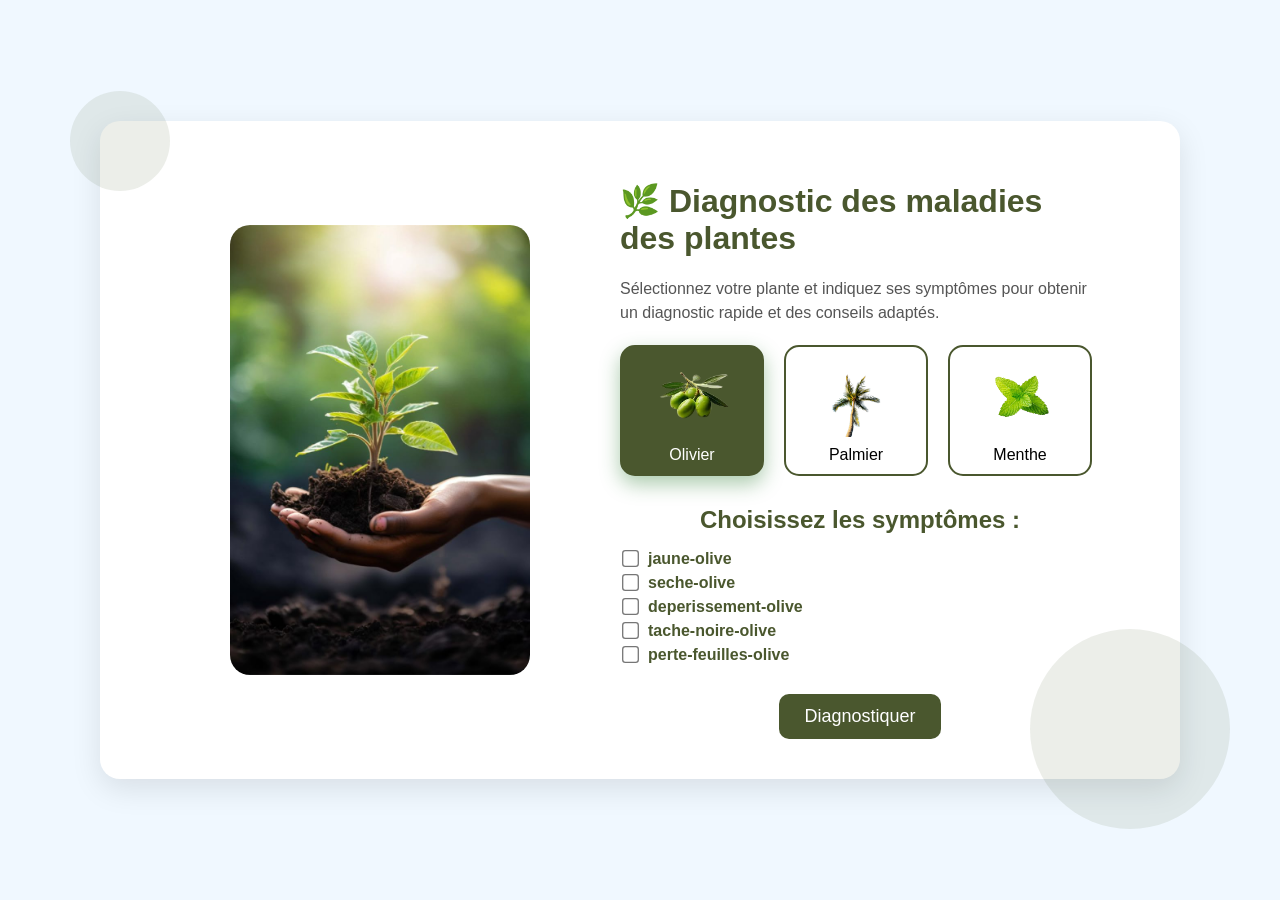
<file: static/index.html>
<!DOCTYPE html>
<html lang="fr">
<head>
  <meta charset="UTF-8">
  <title>Diagnostic Plantes</title>
  <link rel="stylesheet" href="/static/style.css">
</head>

<body>

<div class="page-wrapper">
  <div class="card">
    <div class="circle small"></div>
    <div class="circle big"></div>

    <div class="img-box">
      <img src="/static/images/plant.png" alt="Diagnostic Plantes">
    </div>

    <div class="content">
      <h1>🌿 Diagnostic des maladies des plantes</h1>
      <p class="text">
        Sélectionnez votre plante et indiquez ses symptômes pour obtenir un diagnostic rapide et des conseils adaptés.
      </p>
      <section class="plant-selection">
        <div class="plant-card" data-plant="Olivier">
          <img src="/static/images/oliv.png" alt="Olivier">
          <div class="plant-name">Olivier</div>
        </div>

        <div class="plant-card" data-plant="Palmier">
          <img src="/static/images/palm.png" alt="Palmier">
          <div class="plant-name">Palmier</div>
        </div>

        <div class="plant-card" data-plant="Menthe">
          <img src="/static/images/mint.png" alt="Menthe">
          <div class="plant-name">Menthe</div>
        </div>
      </section>

      <section id="symptoms-section">
        <h2>Choisissez les symptômes :</h2>
        <div id="symptoms"></div>
      </section>
      <section class="diagnostic-action">
        <button id="diagnose-btn">Diagnostiquer</button>
      </section>

    </div>
  </div>
</div>

<script>
const symptoms = {
  "Olivier": [
    "jaune-olive",
    "seche-olive",
    "deperissement-olive",
    "tache-noire-olive",
    "perte-feuilles-olive"
  ],
  "Palmier": [
    "bosses-palmier",
    "deformation-palmier",
    "fletrissement-palmier",
    "decoloration-collet-palmier"
  ],
  "Menthe": [
    "poudre-blanche-menthe",
    "tiges-fragiles-menthe",
    "fletrissement-menthe",
    "decoloration-menthe"
  ]
};
let selectedPlant = localStorage.getItem("selectedPlant") || "Olivier";
function renderSymptoms() {
  const container = document.getElementById("symptoms");
  container.innerHTML = "";

  symptoms[selectedPlant].forEach((s, index) => {
    container.innerHTML += `
      <div class="symptom-row" style="animation-delay:${index * 0.1}s;">
        <input type="checkbox" id="${s}">
        <label for="${s}">${s}</label>
      </div>
    `;
  });
}
function selectPlant(plant) {
  selectedPlant = plant;

  localStorage.setItem("selectedPlant", plant);

  document.querySelectorAll(".plant-card").forEach(card => {
    card.classList.remove("selected");
    if (card.dataset.plant === plant) {
      card.classList.add("selected");
    }
  });

  renderSymptoms();
}
document.querySelectorAll(".plant-card").forEach(card => {
  card.addEventListener("click", () => {
    selectPlant(card.dataset.plant);
  });
});
async function runDiagnostic() {
  const selectedSymptoms = {};

  symptoms[selectedPlant].forEach(s => {
    selectedSymptoms[s] =
      document.getElementById(s).checked ? "oui" : "non";
  });

  try {
    const res = await fetch("/diagnostic", {
      method: "POST",
      headers: { "Content-Type": "application/json" },
      body: JSON.stringify({
        plant: selectedPlant,
        symptoms: selectedSymptoms
      })
    });

    const data = await res.json();

    if (data.disease && data.disease !== "Inconnu") {
      window.location.href =
        `result.html?found=true&diagnosis=${encodeURIComponent(data.disease)}&advice=${encodeURIComponent(data.advice)}`;
    } else {
      window.location.href = "result.html?found=false";
    }

  } catch (error) {
    console.error(error);
    window.location.href = "result.html?found=false";
  }
}

document.getElementById("diagnose-btn")
  .addEventListener("click", runDiagnostic);
selectPlant(selectedPlant);
</script>

</body>
</html>
</file>
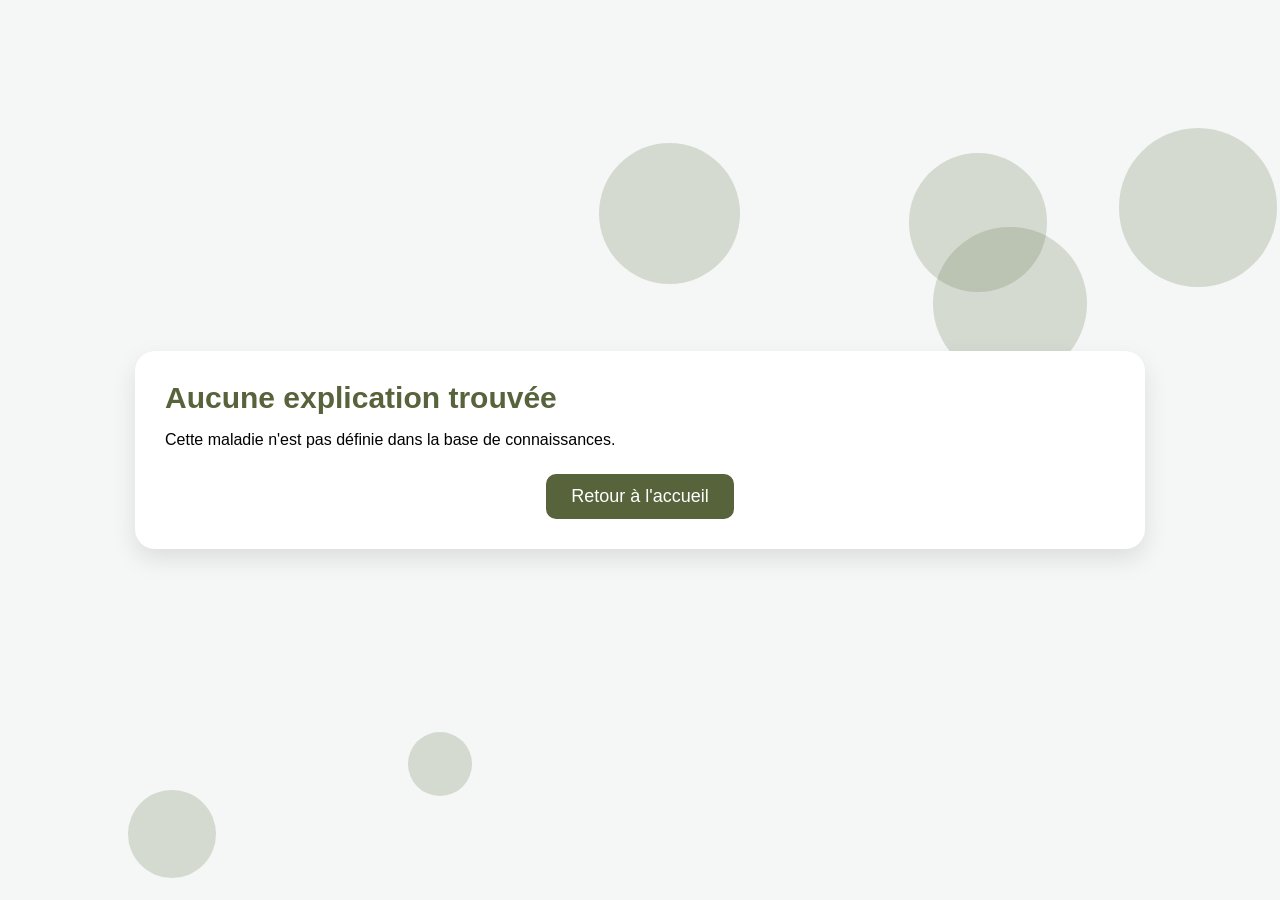
<file: static/explanation.html>
<!DOCTYPE html>
<html lang="fr">
<head>
<meta charset="UTF-8">
<meta name="viewport" content="width=device-width, initial-scale=1.0">
<title>Explication du Diagnostic</title>

<style>
body {
    font-family: "Poppins", sans-serif;
    background: #f4f7f6;
    margin: 0;
    height: 100vh;
    display: flex;
    justify-content: center;
    align-items: center;
    overflow: hidden;
    position: relative;
}
.circle {
    position: absolute;
    border-radius: 50%;
    opacity: 0.2;
    animation: float 6s ease-in-out infinite;
    z-index: 0;
}
@keyframes float {
    0%,100% { transform: translateY(0) translateX(0); }
    50% { transform: translateY(-20px) translateX(20px); }
}
.container {
    background: #fff;
    width: 92%;
    max-width: 950px;
    padding: 30px;
    border-radius: 20px;
    box-shadow: 0px 10px 25px rgba(0,0,0,0.1);
    animation: fadeIn 0.8s ease;
    position: relative;
    z-index: 2;
}
@keyframes fadeIn {
    from { opacity:0; transform:translateY(30px);}
    to { opacity:1; transform:translateY(0);}
}
.title {
    font-size: 30px;
    font-weight: 700;
    color:#57633b;
    margin-bottom: 10px;
}
.section {
    background:#f0f5ec;
    border-left: 5px solid #57633b;
    padding: 18px;
    border-radius: 12px;
    margin-top: 18px;
}
.section h3 {
    margin: 0 0 8px 0;
    color:#2c3b20;
}
.badge {
    display:inline-block;
    padding:6px 12px;
    border-radius:8px;
    font-weight:600;
}
.danger-low { background:#d7f3d2; color:#2d5a2b; }
.danger-medium { background:#fff3b0; color:#7a6200; }
.danger-high { background:#ffd6d6; color:#7a0000; }
.back-btn {
    display:block;
    width: fit-content;
    margin: 25px auto 0;
    padding: 12px 25px;
    border-radius: 10px;
    text-decoration: none;
    font-size: 18px;
    transition: 0.3s;
    color: white;
    background:#57633b;
}
.back-btn:hover { opacity:0.9; }
</style>
</head>

<body>

<div class="container" id="expBox"></div>

<script>
const explanations = {

    // --- Already existing diseases only ---

    "Xylella fastidiosa": {
        description:
`Bactérie dangereuse affectant principalement l'olivier et d'autres plantes.
Elle bloque la circulation de la sève et provoque un dessèchement progressif.`,
        symptoms:
`• Feuilles brûlées sur les bords  
• Jaunissement et dessèchement progressif  
• Dépérissement des branches`,
        reasoning:
`Le diagnostic a été confirmé car la combinaison des symptômes sélectionnés
correspond au modèle défini dans la base de connaissances du système (system_auto.clp)
pour cette maladie.`,
        danger: "Élevé — forte capacité de propagation à d’autres plantes et cultures"
    },

    "Spilocaea oleaginea": {
        description:
`Champignon responsable de l'œil de paon chez l'olivier.`,
        symptoms:
`• Taches circulaires sombres sur les feuilles  
• Chute progressive des feuilles  
• Feuillage affaibli`,
        reasoning:
`Le système a identifié cette maladie en raison de la présence caractéristique
des taches circulaires et de la chute répétée des feuilles.`,
        danger: "Moyen — affecte l’arbre mais propagation modérée"
    },

    "Graphiola phoenicis": {
        description:
`Maladie fongique touchant principalement le palmier dattier.`,
        symptoms:
`• Petites pustules noires sur les feuilles  
• Déformation du limbe foliaire`,
        reasoning:
`Les symptômes sélectionnés correspondent aux règles de diagnostic définies
dans le système expert.`,
        danger: "Faible — principalement esthétique mais à surveiller"
    },

    "Fusariose du collet": {
        description:
`Champignon affectant la base de la tige et les racines.`,
        symptoms:
`• Flétrissement rapide de la plante  
• Racines brunes ou nécrosées`,
        reasoning:
`Le système a déduit ce diagnostic car les symptômes observés
correspondent à la règle spécifique de fusariose du collet.`,
        danger: "Élevé — forte mortalité des plantes atteintes"
    },

    "Oïdium": {
        description:
`Champignon très fréquent formant une poudre blanche sur les feuilles.`,
        symptoms:
`• Poudre blanche visible sur la surface des feuilles  
• Déformation des jeunes pousses`,
        reasoning:
`La présence de mycélium blanchâtre caractéristique valide ce diagnostic
selon la base de connaissances.`,
        danger: "Moyen — se propage vite mais reste contrôlable"
    },

    "Fusariose": {
        description:
`Maladie fongique affectant les tissus internes de la plante.`,
        symptoms:
`• Jaunissement rapide  
• Flétrissement permanent malgré l’arrosage`,
        reasoning:
`Les symptômes signalés correspondent aux règles de détection de fusariose
dans le système expert.`,
        danger: "Élevé — risque important pour les cultures voisines"
    }
};

// Get selected disease
const params = new URLSearchParams(window.location.search);
const disease = params.get("disease");

const expBox = document.getElementById("expBox");

// Decorative background circles
function createCircles() {
    for(let i=0;i<6;i++){
        const c=document.createElement("div");
        c.classList.add("circle");
        const size=60+Math.random()*140;
        c.style.width=size+"px";
        c.style.height=size+"px";
        c.style.background="#57633b";
        c.style.left=Math.random()*90+"%";
        c.style.top=Math.random()*90+"%";
        document.body.appendChild(c);
    }
}
createCircles();

if(!disease || !explanations[disease]) {
    expBox.innerHTML = `
        <div class="title">Aucune explication trouvée</div>
        <p>Cette maladie n'est pas définie dans la base de connaissances.</p>
        <a href="index.html" class="back-btn">Retour à l'accueil</a>
    `;
} else {
    const info = explanations[disease];

    const dangerClass =
        info.danger.includes("Élevé") ? "danger-high" :
        info.danger.includes("Moyen") ? "danger-medium" :
        "danger-low";

    expBox.innerHTML = `
        <div class="title">${disease}</div>

        <div class="section">
            <h3>📌 Description</h3>
            <p>${info.description}</p>
        </div>

        <div class="section">
            <h3>🩺 Symptômes utilisés dans le raisonnement</h3>
            <p>${info.symptoms}</p>
        </div>

        <div class="section">
            <h3>🧠 Explication du raisonnement</h3>
            <p>${info.reasoning}</p>
        </div>

        <div class="section">
            <h3>⚠ Niveau de danger</h3>
            <span class="badge ${dangerClass}">${info.danger}</span>
        </div>

        <a href="javascript:history.back()" class="back-btn">
            ⬅ Retour au résultat
        </a>
    `;
}
</script>

</body>
</html>
</file>
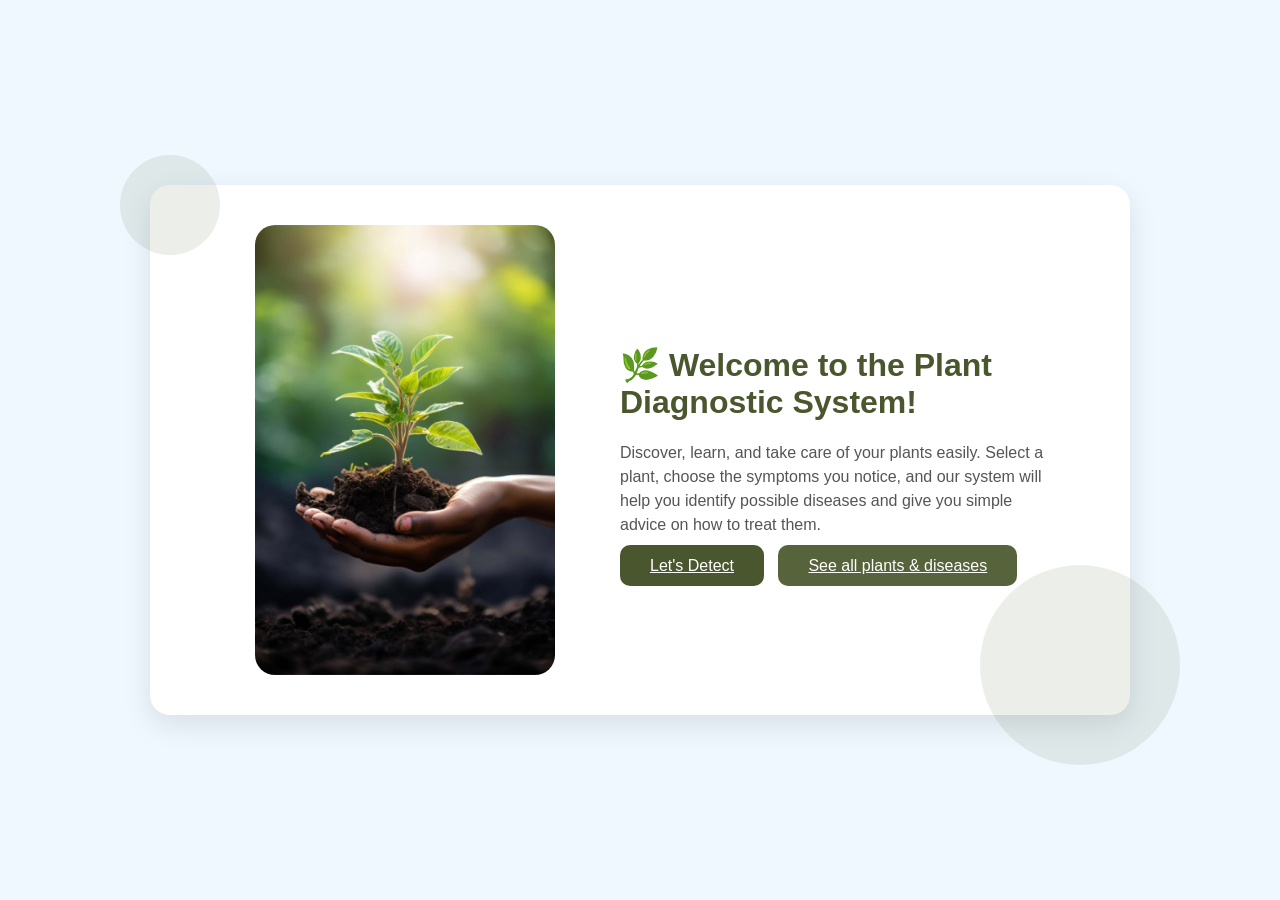
<file: static/inde.html>
<!DOCTYPE html>
<html lang="en">
<head>
    <meta charset="UTF-8">
    <meta name="viewport" content="width=device-width, initial-scale=1.0">
    <link rel="stylesheet" href="styles.css">
    <title>Plant Product Card</title>
</head>
<body>

<div class="page-wrapper">
    <div class="card">
        <div class="circle small"></div>
        <div class="circle big"></div>
        <div class="img-box">
            <img src="images/plant.png" alt="Plant">
        </div>
        <div class="content">
            <h1>🌿 Welcome to the Plant Diagnostic System!</h1>

            <p class="text">
                Discover, learn, and take care of your plants easily. 
                Select a plant, choose the symptoms you notice, 
                and our system will help you identify possible diseases
                and give you simple advice on how to treat them.
            </p>

            <div class="bottom">
                <!-- Bouton existant -->
                <a href="index.html" class="add">Let's Detect</a>

                <!-- Nouveau bouton -->
                <a href="plants.html" class="add" style="background-color:#57633b; margin-left:10px;">
                    See all plants & diseases
                </a>
            </div>
        </div>
    </div>
</div>

</body>
</html>
</file>
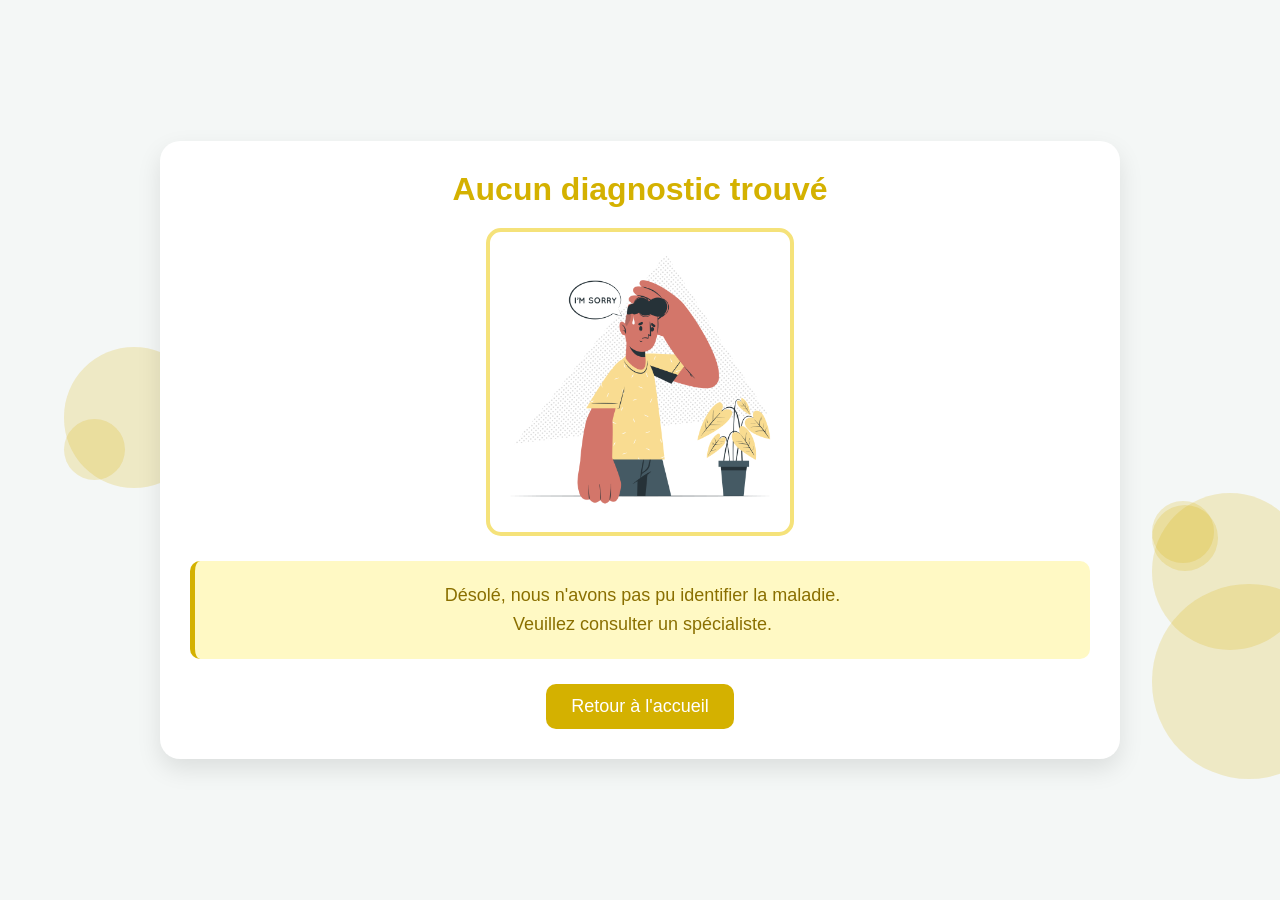
<file: static/result.html>
<!DOCTYPE html>
<html lang="fr">
<head>
<meta charset="UTF-8">
<meta name="viewport" content="width=device-width, initial-scale=1.0">
<title>Résultat du Diagnostic</title>
<link rel="stylesheet" href="/static/style.css">

<style>
body {
    font-family: "Poppins", sans-serif;
    background: #f4f7f6;
    margin: 0;
    height: 100vh;
    display: flex;
    justify-content: center;
    align-items: center;
    overflow: hidden;
    position: relative;
}
.circle {
    position: absolute;
    border-radius: 50%;
    opacity: 0.2;
    animation: float 6s ease-in-out infinite;
    z-index: 0;
}
@keyframes float {
    0%,100% { transform: translateY(0) translateX(0); }
    50% { transform: translateY(-20px) translateX(20px); }
}
.container {
    background: #fff;
    width: 90%;
    max-width: 900px;
    padding: 30px;
    border-radius: 20px;
    box-shadow: 0px 10px 25px rgba(0,0,0,0.1);
    text-align: center;
    animation: fadeIn 0.8s ease;
    position: relative;
    z-index: 2;
}
@keyframes fadeIn {
    from { opacity:0; transform:translateY(30px);}
    to { opacity:1; transform:translateY(0);}
}
.title {
    font-size: 32px;
    font-weight: 700;
    margin-bottom: 20px;
}
.image-box {
    display: flex;
    justify-content: center;
    margin-bottom: 25px;
}
.plant-image {
    width: 300px;
    height: 300px;
    object-fit: cover;
    border-radius: 15px;
    border: 4px solid;
}
.advice-container, .not-found {
    padding: 20px;
    border-radius: 10px;
    font-size: 17px;
    line-height: 1.6;
    margin-top: 15px;
    text-align: left;
    border-left: 5px solid;
}
.not-found {
    text-align: center;
    font-size: 18px;
}
.btn {
    display: block;
    width: fit-content;
    margin: 25px auto 0;
    padding: 12px 25px;
    border-radius: 10px;
    text-decoration: none;
    font-size: 18px;
    transition: 0.3s;
    color: white;
    border: none;
}
.btn:hover { opacity: 0.9; }

.more-link {
    display: inline-block;
    margin-top: 10px;
    font-size: 15px;
    text-decoration: none;
    font-weight: 600;
}
.more-link:hover { text-decoration: underline; }
</style>
</head>

<body>

<div class="container" id="resultBox"></div>

<script>
const diseaseImageMap = {
    "Xylella fastidiosa": "xyllela.jpg",
    "Spilocaea oleaginea": "spilocaea.jpg",
    "Graphiola phoenicis": "Graphiola.jpg",
    "Fusariose du collet": "fusariosec.jpg",
    "Oïdium": "Oidium.jpg",
    "Fusariose": "fusariose.jpg"
};

const params = new URLSearchParams(window.location.search);
const found = params.get("found");
const diagnosis = params.get("diagnosis");
const advice = params.get("advice");

const resultBox = document.getElementById("resultBox");

function createCircles(count, color) {
    requestAnimationFrame(() => {
        const rect = resultBox.getBoundingClientRect();
        for(let i = 0; i < count; i++){
            const circle = document.createElement("div");
            circle.classList.add("circle");
            const size = 50 + Math.random() * 150;
            circle.style.width = `${size}px`;
            circle.style.height = `${size}px`;
            circle.style.backgroundColor = color;
            const topPos = rect.top + Math.random() * rect.height;
            circle.style.top = `${topPos}px`;
            circle.style.left = (Math.random() < 0.5) ? "5%" : "90%";
            circle.style.animationDuration = `${4 + Math.random()*4}s`;
            document.body.appendChild(circle);
        }
    });
}

if(found === "true") {
    createCircles(6, "#57633b");

    const imgFile = diseaseImageMap[diagnosis] || "no-result.png";

    resultBox.innerHTML = `
        <div class="title" style="color:#57633b;">${diagnosis}</div>

        <div class="image-box">
            <img src="/static/images/${imgFile}" class="plant-image" style="border-color:#57633b;" alt="${diagnosis}">
        </div>

        <div class="advice-container" style="background:#e8f5e9; border-color:#57633b;">
            <strong>Conseils :</strong><br>${advice}

            <!-- Know More link ONLY when disease exists -->
            <br>
            <a class="more-link" style="color:#57633b;"
               href="explanation.html?disease=${encodeURIComponent(diagnosis)}">
               ➜ En savoir plus…
            </a>
        </div>

        <button onclick="window.location.href='index.html'" class="btn" style="background:#57633b;">
            Retour à l'accueil
        </button>
    `;

} else {
    createCircles(6, "#d4b100");  

    resultBox.innerHTML = `
        <div class="title" style="color:#d4b100;">Aucun diagnostic trouvé</div>

        <div class="image-box">
            <img src="/static/images/no-result.png" class="plant-image" style="border-color:#f5e27a;" alt="Not Found">
        </div>

        <div class="not-found" style="background:#fff9c4; border-color:#d4b100; color:#8a6f00;">
            Désolé, nous n'avons pas pu identifier la maladie.<br>
            Veuillez consulter un spécialiste.
        </div>

        <button onclick="window.location.href='index.html'" class="btn" style="background:#d4b100;">
            Retour à l'accueil
        </button>
    `;
}
</script>

</body>
</html>
</file>
<file: static/style.css>
/* General body */
body {
    margin: 0;
    font-family: 'Segoe UI', Tahoma, Geneva, Verdana, sans-serif;
    display: flex;
    justify-content: center;
    align-items: center;
    min-height: 100vh;
    background: #f0f8ff;
}

/* Page wrapper */
.page-wrapper {
    display: flex;
    justify-content: center;
    align-items: center;
    width: 100%;
    padding: 20px;
}

/* Horizontal card */
.card {
    display: flex;
    align-items: center;
    justify-content: space-between;
    background: #ffffff;
    padding: 40px;
    border-radius: 20px;
    box-shadow: 0 10px 30px rgba(0,0,0,0.1);
    max-width: 1000px;
    width: 100%;
    position: relative;
}

/* Decorative circles */
.circle {
    position: absolute;
    border-radius: 50%;
    opacity: 0.1;
}

.circle.small {
    width: 100px;
    height: 100px;
    top: -30px;
    left: -30px;
    background: #4a572e;
}

.circle.big {
    width: 200px;
    height: 200px;
    bottom: -50px;
    right: -50px;
    background: #4a572e;
}

/* Image box */
.img-box {
    flex: 1;
    display: flex;
    justify-content: center;
    align-items: center;
}

.img-box img {
    max-width: 300px;
    border-radius: 20px;
}

/* Content box */
.content {
    flex: 1;
    padding-right: 40px;
}

.content h1 {
    font-size: 2em;
    margin-bottom: 20px;
    color: #4a572e;
}

.content .text {
    font-size: 1em;
    margin-bottom: 20px;
    line-height: 1.5;
    color: #555;
}

/* Plant selection cards */
.plant-selection {
    display: flex;
    justify-content: flex-start;
    flex-wrap: wrap;
    gap: 20px;
    margin-bottom: 30px;
}

.plant-card {
    width: 120px;
    background: #fff;
    border: 2px solid #4a572e;
    border-radius: 15px;
    text-align: center;
    cursor: pointer;
    padding: 10px;
    transition: all 0.3s ease;
}

.plant-card img {
    width: 80px;
    height: 80px;
    object-fit: contain;
    margin-bottom: 5px;
}

.plant-card:hover {
    transform: scale(1.05);
    box-shadow: 0 8px 20px rgba(46,125,50,0.3);
}

.plant-card.selected {
    background-color: #4a572e;
    color: white;
    box-shadow: 0 8px 20px rgba(46,125,50,0.4);
}

/* Symptoms section */
#symptoms-section {
    width: 100%;
    max-width: 600px;
    margin-bottom: 30px;
}

#symptoms-section h2 {
    text-align: center;
    color: #4a572e;
    margin-bottom: 15px;
}

/* Symptom row: checkbox left, label immediately next to it */
.symptom-row {
    display: flex;
    align-items: center;
    margin-bottom: 5px;
    gap: 8px; /* small space between checkbox and label */
}

.symptom-row label {
    font-weight: bold;
    font-size: 16px;
    color: #4a572e;
    text-align: left;
}

/* Checkbox styling */
.symptom-row input[type="checkbox"] {
    transform: scale(1.3);
    cursor: pointer;
}


/* Diagnostic button */
.diagnostic-action {
    display: flex;
    flex-direction: column;
    align-items: center;
    margin-top: 20px;
}

button#diagnose-btn {
    background-color: #4a572e;
    color: white;
    border: none;
    padding: 12px 25px;
    font-size: 18px;
    border-radius: 10px;
    cursor: pointer;
    transition: 0.3s;
}

button#diagnose-btn:hover {
    background-color: #4a572e;
    transform: scale(1.05);
    box-shadow: 0 6px 15px rgba(45, 87, 44, 0.3);
}

/* Symptom animation */
.symptom-row {
  opacity: 0;
  transform: translateY(20px);
  animation: fadeInUp 0.5s forwards;
}

@keyframes fadeInUp {
  to {
    opacity: 1;
    transform: translateY(0);
  }
}

/* Responsive */
@media (max-width: 900px) {
    .card {
        flex-direction: column;
        padding: 20px;
    }
    .content {
        padding-right: 0;
        margin-top: 20px;
    }
    .plant-selection {
        justify-content: center;
    }
    .symptom-row {
        flex-direction: row;
        justify-content: flex-start;
        align-items: center;
    }
    .symptom-row label {
        width: auto;
        text-align: left;
    }
}
</file>
<file: static/styles.css>
body {
    margin: 0;
    font-family: 'Segoe UI', Tahoma, Geneva, Verdana, sans-serif;
    display: flex;
    justify-content: center;
    align-items: center;
    height: 100vh;
    background: #f0f8ff;
}

.page-wrapper {
    display: flex;
    justify-content: center;
    align-items: center;
    width: 100%;
}

.card {
    display: flex; /* horizontal layout */
    align-items: center;
    justify-content: space-between;
    background: #ffffff;
    padding: 40px;
    border-radius: 20px;
    box-shadow: 0 10px 30px rgba(0,0,0,0.1);
    max-width: 900px;
    position: relative;
}

/* Floating circles */
.circle {
    position: absolute;
    border-radius: 50%;
    opacity: 0.1;
}

.circle.small {
    width: 100px;
    height: 100px;
    top: -30px;
    left: -30px;
    background: #4a572e;
}

.circle.big {
    width: 200px;
    height: 200px;
    bottom: -50px;
    right: -50px;
    background: #4a572e;
}

/* Image section */
.img-box {
    flex: 1; /* takes half of the card */
    display: flex;
    justify-content: center;
    align-items: center;
}

.img-box img {
    max-width: 300px;
    border-radius: 20px;
}

/* Content section */
.content {
    flex: 1; /* takes half of the card */
    padding-right: 40px; /* spacing between text and image */
}

.content h1 {
    font-size: 2em;
    margin-bottom: 20px;
    color: #4a572e;
}

.content .text {
    font-size: 1em;
    margin-bottom: 20px;
    line-height: 1.5;
    color: #555;
}

.bottom .add {
    padding: 12px 30px;
    background: #4a572e;
    border: none;
    color: white;
    font-size: 1em;
    border-radius: 10px;
    cursor: pointer;
    transition: 0.3s;
}

.bottom .add:hover {
    background: #4a572e;
}
.btn.primary {
    background: #4a572e;
    color: #fff;
}

.btn.primary:hover {
    background: #4a572e;
}

/* Secondary Button */
.btn.secondary {
    border: 2px solid #4a572e;
    color: #4a572e;
    background: transparent;
}

.btn.secondary:hover {
    background: #e8f6ec;
}
</file>
